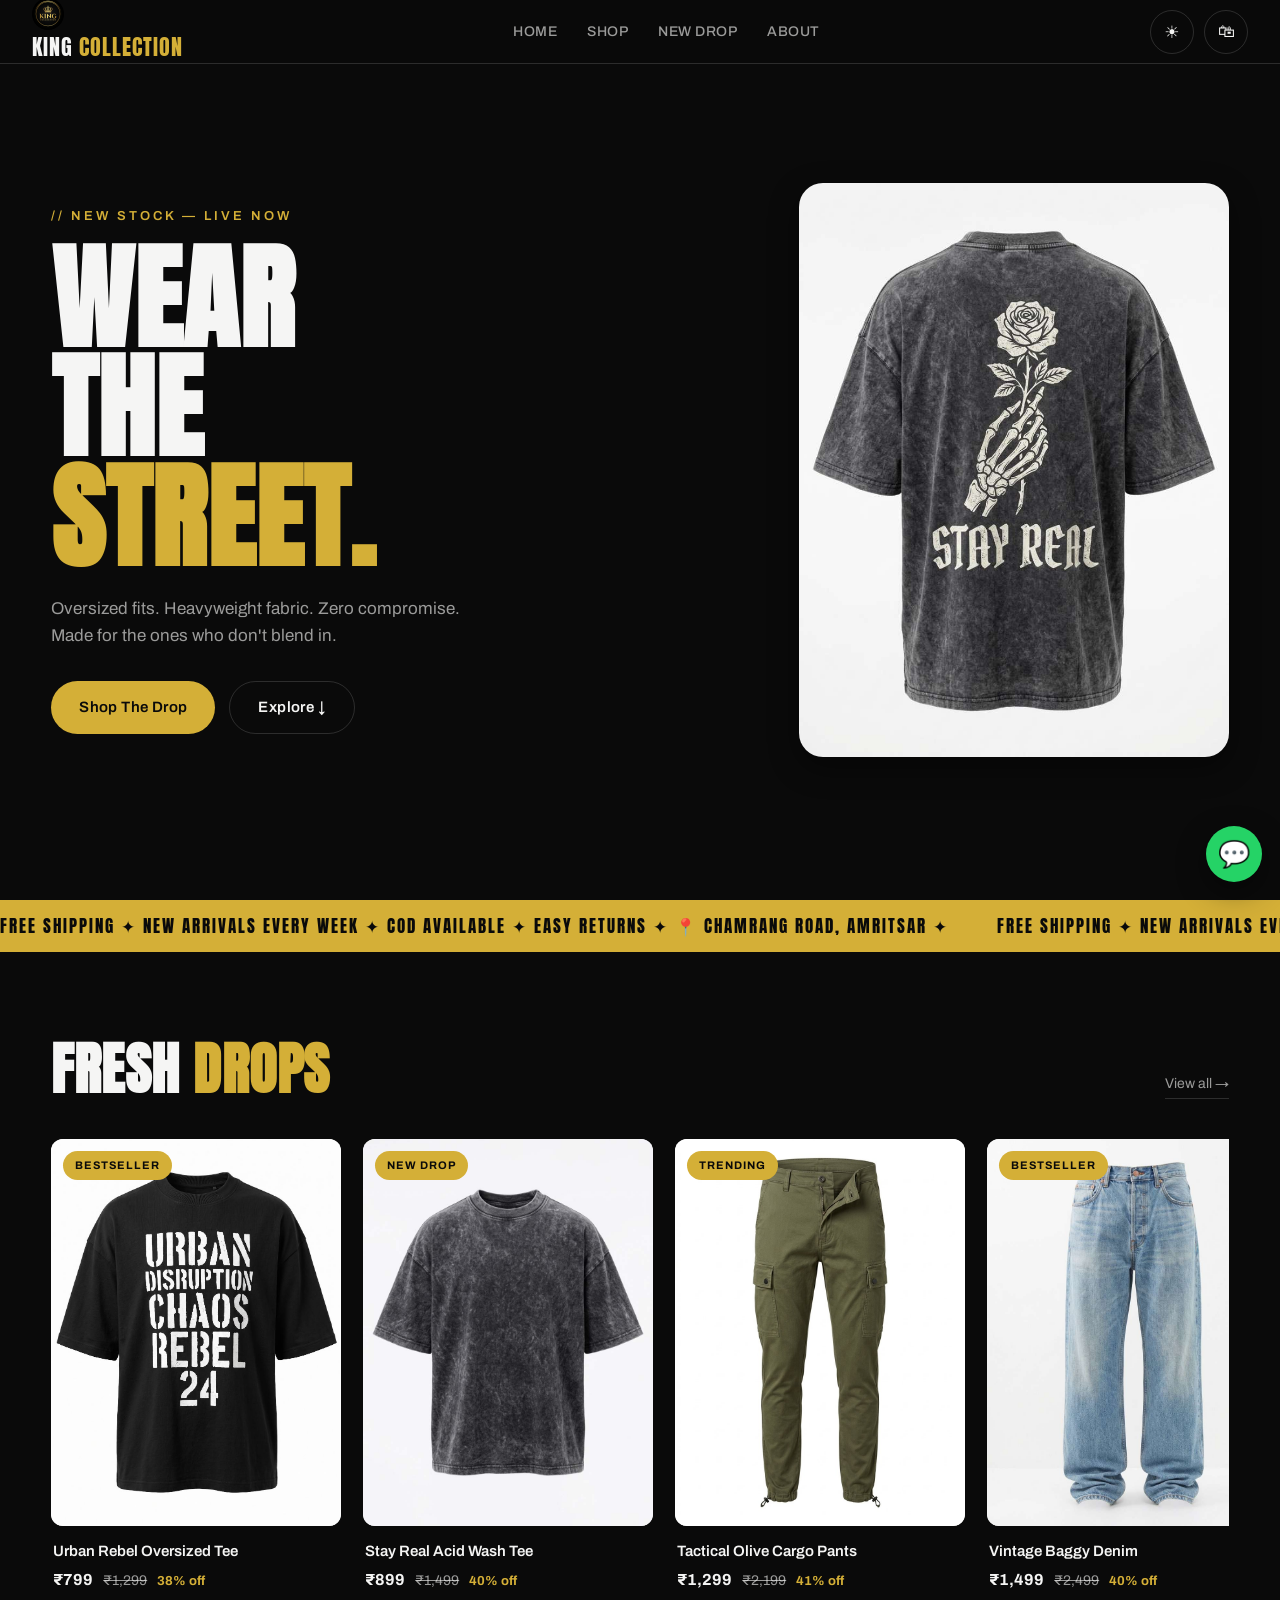
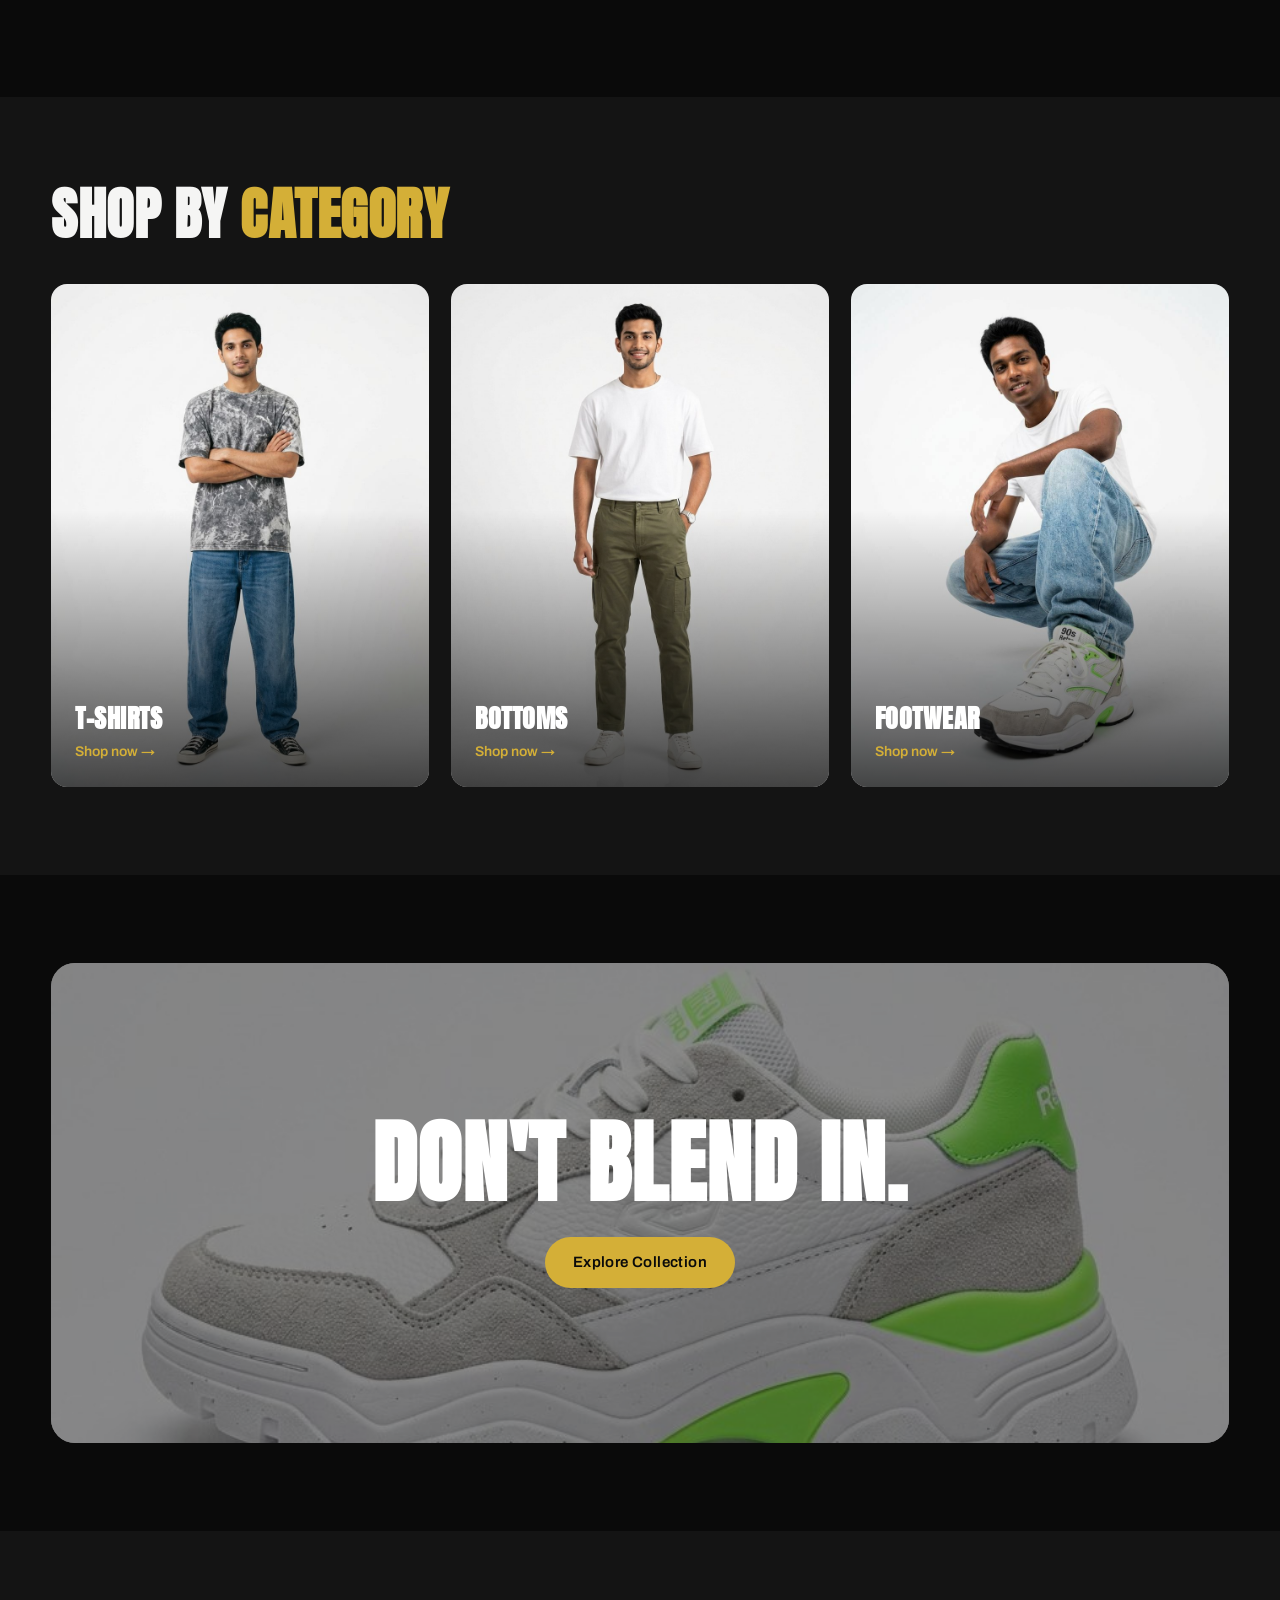
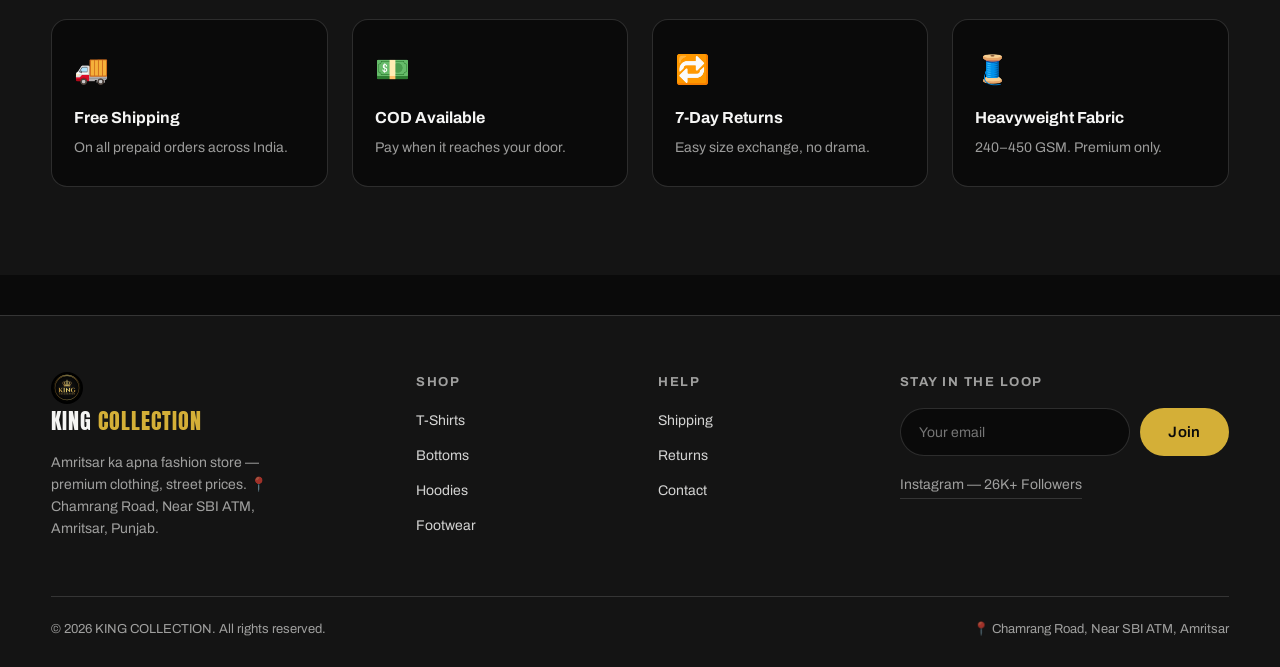
<file: index.html>
<!DOCTYPE html>
<html lang="en" data-theme="dark">
<head>
  <meta charset="UTF-8">
  <meta name="viewport" content="width=device-width, initial-scale=1.0">
  <title>KING COLLECTION — Amritsar Ka Apna Fashion Store</title>
  <link rel="icon" href="images/logo.png">
  <meta name="description" content="Premium oversized streetwear — heavyweight tees, cargos, hoodies & sneakers. Wear the street.">
  <meta property="og:type" content="website">
  <meta property="og:title" content="KING COLLECTION — Amritsar Ka Apna Fashion Store">
  <meta property="og:description" content="Premium oversized streetwear — heavyweight tees, cargos, hoodies & sneakers. Wear the street.">
  <meta property="og:image" content="images/hero.jpg">
  <meta name="twitter:card" content="summary_large_image">
  <script>
    // localStorage can throw (private mode / blocked storage). If the read
    // throws, the whole inline script dies and imgFail is never defined, so
    // every onerror="imgFail(this)" below would throw too — stay on the
    // default dark theme instead.
    try { document.documentElement.setAttribute('data-theme', localStorage.getItem('theme') || 'dark'); } catch (e) {}
    function imgFail(el){ el.style.display='none'; var w = el.closest('.ph-wrap'); if (w) w.classList.add('ph'); }
  </script>
  <link rel="preconnect" href="https://fonts.googleapis.com">
  <link rel="preconnect" href="https://fonts.gstatic.com" crossorigin>
  <link href="https://fonts.googleapis.com/css2?family=Anton&family=Archivo:wght@400;500;600;700&display=swap" rel="stylesheet">
  <link rel="stylesheet" href="css/style.css">
</head>
<body>

  <header class="nav">
    <button class="nav-burger" id="burger" aria-label="Open menu"><span></span><span></span><span></span></button>
    <a href="index.html" class="logo"><img src="images/logo.png" alt="" style="height:32px;width:32px;border-radius:50%;vertical-align:-9px;margin-right:8px" onerror="this.style.display='none'">KING <span>COLLECTION</span></a>
    <ul class="nav-links">
      <li><a href="index.html" aria-current="page">Home</a></li>
      <li><a href="shop.html">Shop</a></li>
      <li><a href="shop.html?tag=New%20Drop">New Drop</a></li>
      <li><a href="#about">About</a></li>
    </ul>
    <div class="nav-actions">
      <button class="icon-btn" data-theme-toggle aria-label="Toggle light/dark theme"><span class="t-icon">☀️</span></button>
      <button class="icon-btn cart-btn" id="cartBtn" aria-label="Open cart">🛍<span class="cart-count" id="cartCount">0</span></button>
    </div>
  </header>

  <div class="mobile-menu" id="mobileMenu">
    <a href="index.html" aria-current="page">Home</a>
    <a href="shop.html">Shop</a>
    <a href="shop.html?tag=New%20Drop">New Drop</a>
    <a href="#about" data-close-menu>About</a>
  </div>

  <!-- HERO -->
  <section class="hero">
    <div class="hero-inner">
      <div class="hero-text">
        <p class="hero-kicker">// New Stock — Live Now</p>
        <h1 class="hero-title"><span>Wear</span><span>The</span><span>Street.</span></h1>
        <p class="hero-sub">Oversized fits. Heavyweight fabric. Zero compromise. Made for the ones who don't blend in.</p>
        <div class="hero-cta">
          <a href="shop.html" class="btn btn-accent">Shop The Drop</a>
          <a href="#featured" class="btn btn-ghost">Explore ↓</a>
        </div>
      </div>
      <div class="hero-img ph-wrap" data-label="hero.jpg">
        <img src="images/hero.jpg" alt="Model wearing KING COLLECTION streetwear" onerror="imgFail(this)">
      </div>
    </div>
  </section>

  <!-- MARQUEE -->
  <div class="marquee" aria-hidden="true">
    <div class="marquee-track">
      <span>Free Shipping ✦ New Arrivals Every Week ✦ COD Available ✦ Easy Returns ✦ 📍 Chamrang Road, Amritsar ✦</span>
      <span>Free Shipping ✦ New Arrivals Every Week ✦ COD Available ✦ Easy Returns ✦ 📍 Chamrang Road, Amritsar ✦</span>
    </div>
  </div>

  <!-- FEATURED -->
  <section class="section" id="featured">
    <div class="container">
      <div class="section-head" data-reveal>
        <h2 class="section-title">Fresh <em>Drops</em></h2>
        <a href="shop.html" class="link-more">View all →</a>
      </div>
      <div class="h-scroll" id="featuredRow"></div>
    </div>
  </section>

  <!-- CATEGORIES -->
  <section class="section section-alt">
    <div class="container">
      <div class="section-head" data-reveal>
        <h2 class="section-title">Shop By <em>Category</em></h2>
      </div>
      <div class="cats">
        <!-- Label matches the destination: ?cat=tshirts shows tees only —
             the Cuban shirt lives under ?cat=shirts, so "Tees & Shirts" here
             promised a shelf this tile never opened. -->
        <a href="shop.html?cat=tshirts" class="cat ph-wrap" data-label="1-model-front.jpg" data-reveal>
          <img src="images/products/1-model-front.jpg" alt="T-Shirts" loading="lazy" onerror="imgFail(this)">
          <div class="cat-label"><h3>T-Shirts</h3><span>Shop now →</span></div>
        </a>
        <a href="shop.html?cat=bottoms" class="cat ph-wrap" data-label="3-model-front.jpg" data-reveal>
          <img src="images/products/3-model-front.jpg" alt="Bottoms" loading="lazy" onerror="imgFail(this)">
          <div class="cat-label"><h3>Bottoms</h3><span>Shop now →</span></div>
        </a>
        <a href="shop.html?cat=footwear" class="cat ph-wrap" data-label="7-model-front.jpg" data-reveal>
          <img src="images/products/7-model-front.jpg" alt="Footwear" loading="lazy" onerror="imgFail(this)">
          <div class="cat-label"><h3>Footwear</h3><span>Shop now →</span></div>
        </a>
      </div>
    </div>
  </section>

  <!-- BANNER -->
  <section class="section">
    <div class="container">
      <div class="banner ph-wrap" data-label="lookbook.jpg" data-reveal>
        <img src="images/lookbook.jpg" alt="KING COLLECTION lookbook" loading="lazy" onerror="imgFail(this)">
        <div class="banner-content">
          <h2>Don't Blend In.</h2>
          <a href="shop.html" class="btn btn-accent">Explore Collection</a>
        </div>
      </div>
    </div>
  </section>

  <!-- FEATURES -->
  <section class="section section-alt" id="about">
    <div class="container">
      <div class="features">
        <div class="feature" data-reveal><span class="f-icon" aria-hidden="true">🚚</span><h4>Free Shipping</h4><p>On all prepaid orders across India.</p></div>
        <div class="feature" data-reveal><span class="f-icon" aria-hidden="true">💵</span><h4>COD Available</h4><p>Pay when it reaches your door.</p></div>
        <div class="feature" data-reveal><span class="f-icon" aria-hidden="true">🔁</span><h4>7-Day Returns</h4><p>Easy size exchange, no drama.</p></div>
        <div class="feature" data-reveal><span class="f-icon" aria-hidden="true">🧵</span><h4>Heavyweight Fabric</h4><p>240–450 GSM. Premium only.</p></div>
      </div>
    </div>
  </section>

  <!-- FOOTER -->
  <footer class="footer">
    <div class="container">
      <div class="footer-grid">
        <div>
          <a href="index.html" class="logo"><img src="images/logo.png" alt="" style="height:32px;width:32px;border-radius:50%;vertical-align:-9px;margin-right:8px" onerror="this.style.display='none'">KING <span>COLLECTION</span></a>
          <p class="foot-desc">Amritsar ka apna fashion store — premium clothing, street prices. <span aria-hidden="true">📍</span> Chamrang Road, Near SBI ATM, Amritsar, Punjab.</p>
        </div>
        <div>
          <h5>Shop</h5>
          <ul>
            <li><a href="shop.html?cat=tshirts">T-Shirts</a></li>
            <li><a href="shop.html?cat=bottoms">Bottoms</a></li>
            <li><a href="shop.html?cat=hoodies">Hoodies</a></li>
            <li><a href="shop.html?cat=footwear">Footwear</a></li>
          </ul>
        </div>
        <div>
          <h5>Help</h5>
          <ul>
            <li><a href="#about">Shipping</a></li>
            <li><a href="#about">Returns</a></li>
            <li><a href="https://wa.me/919814137851" target="_blank" rel="noopener" data-wa-link>Contact</a></li>
          </ul>
        </div>
        <div>
          <h5>Stay in the loop</h5>
          <form class="news-form" id="newsForm">
            <input type="email" placeholder="Your email" required aria-label="Email">
            <button class="btn btn-accent" type="submit">Join</button>
          </form>
          <div class="socials"><a href="https://instagram.com/king_collection_asr" target="_blank" rel="noopener" aria-label="Instagram">Instagram — 26K+ Followers</a></div>
        </div>
      </div>
      <div class="foot-note">
        <span>© 2026 KING COLLECTION. All rights reserved.</span>
        <span><span aria-hidden="true">📍</span> Chamrang Road, Near SBI ATM, Amritsar</span>
      </div>
    </div>
  </footer>

  <script src="https://cdn.jsdelivr.net/npm/gsap@3.12.5/dist/gsap.min.js"></script>
  <script src="js/products.js"></script>
  <script src="js/main.js"></script>
</body>
</html>
</file>
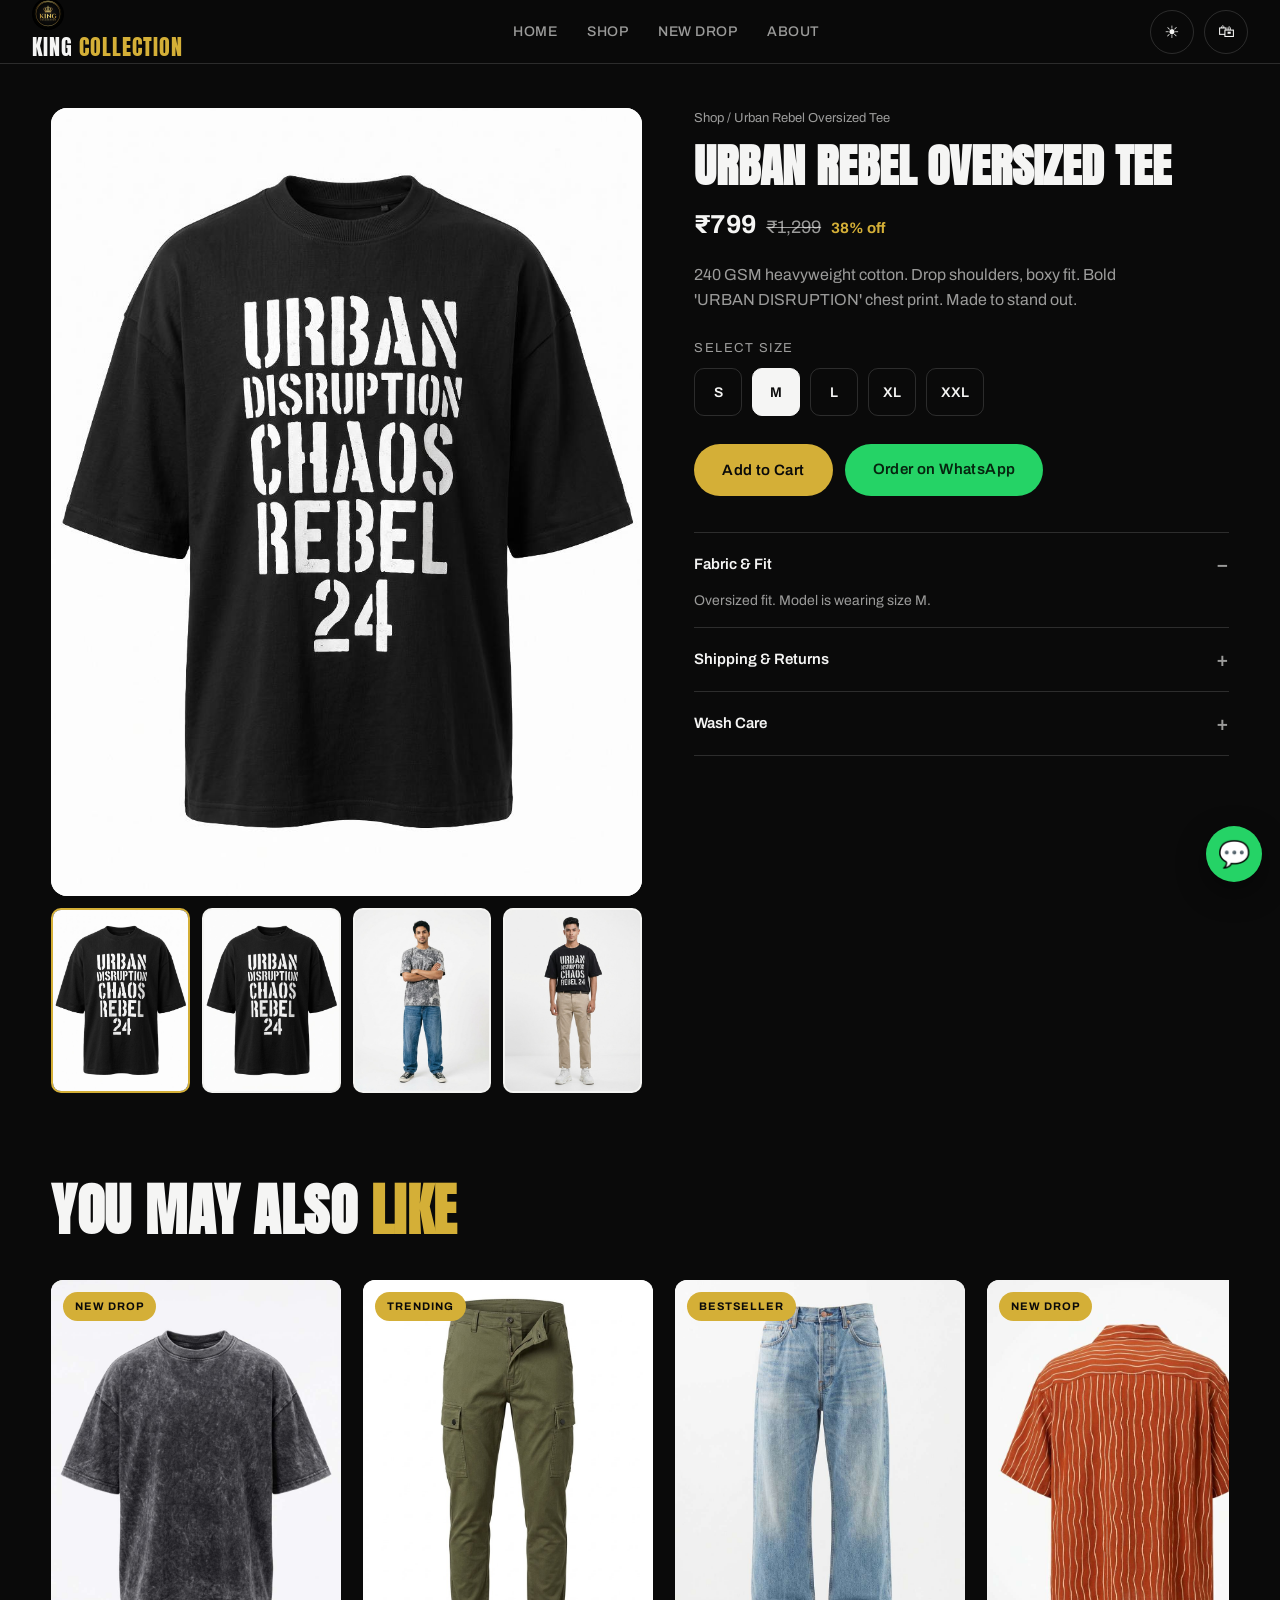
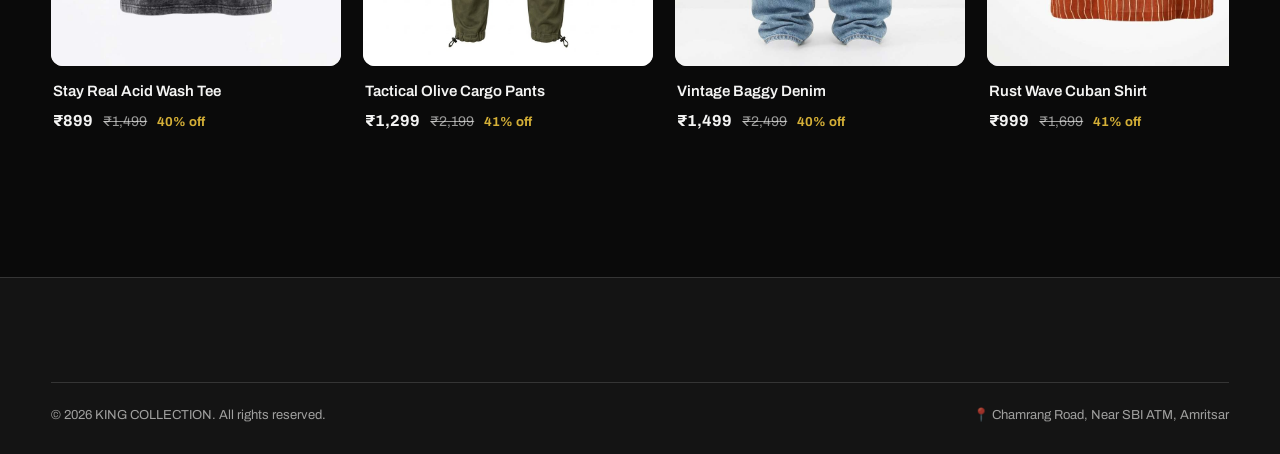
<file: product.html>
<!DOCTYPE html>
<html lang="en" data-theme="dark">
<head>
  <meta charset="UTF-8">
  <meta name="viewport" content="width=device-width, initial-scale=1.0">
  <title>Product — KING COLLECTION</title>
  <meta name="description" content="Product details, sizes and WhatsApp ordering from KING COLLECTION streetwear.">
  <meta property="og:type" content="website">
  <meta property="og:title" content="Product — KING COLLECTION">
  <meta property="og:description" content="Product details, sizes and WhatsApp ordering from KING COLLECTION streetwear.">
  <meta property="og:image" content="images/hero.jpg">
  <meta name="twitter:card" content="summary_large_image">
  <link rel="icon" href="images/logo.png">
  <script>
    // localStorage can throw (private mode / blocked storage). If the read
    // throws, the whole inline script dies and imgFail is never defined, so
    // every onerror="imgFail(this)" below would throw too — stay on the
    // default dark theme instead.
    try { document.documentElement.setAttribute('data-theme', localStorage.getItem('theme') || 'dark'); } catch (e) {}
    function imgFail(el){ el.style.display='none'; var w = el.closest('.ph-wrap'); if (w) w.classList.add('ph'); }
  </script>
  <link rel="preconnect" href="https://fonts.googleapis.com">
  <link rel="preconnect" href="https://fonts.gstatic.com" crossorigin>
  <link href="https://fonts.googleapis.com/css2?family=Anton&family=Archivo:wght@400;500;600;700&display=swap" rel="stylesheet">
  <link rel="stylesheet" href="css/style.css">
</head>
<body>

  <header class="nav">
    <button class="nav-burger" id="burger" aria-label="Open menu"><span></span><span></span><span></span></button>
    <a href="index.html" class="logo"><img src="images/logo.png" alt="" style="height:32px;width:32px;border-radius:50%;vertical-align:-9px;margin-right:8px" onerror="this.style.display='none'">KING <span>COLLECTION</span></a>
    <ul class="nav-links">
      <li><a href="index.html">Home</a></li>
      <li><a href="shop.html" aria-current="page">Shop</a></li>
      <li><a href="shop.html?tag=New%20Drop">New Drop</a></li>
      <li><a href="index.html#about">About</a></li>
    </ul>
    <div class="nav-actions">
      <button class="icon-btn" data-theme-toggle aria-label="Toggle light/dark theme"><span class="t-icon">☀️</span></button>
      <button class="icon-btn cart-btn" id="cartBtn" aria-label="Open cart">🛍<span class="cart-count" id="cartCount">0</span></button>
    </div>
  </header>

  <div class="mobile-menu" id="mobileMenu">
    <a href="index.html">Home</a>
    <a href="shop.html" aria-current="page">Shop</a>
    <a href="shop.html?tag=New%20Drop">New Drop</a>
    <a href="index.html#about">About</a>
  </div>

  <main class="container" id="productPage">
    <div class="product-layout">
      <div class="gallery">
        <div class="gallery-main ph-wrap" id="galleryMain" data-label="Product image">
          <img id="mainImg" alt="Product image">
        </div>
        <div class="thumbs" id="thumbs"></div>
      </div>
      <div class="p-info">
        <p class="crumb"><a href="shop.html">Shop</a> / <span id="crumbName"></span></p>
        <h1 id="pName"></h1>
        <div class="price-row big">
          <span class="price" id="pPrice"></span>
          <s class="mrp" id="pMrp"></s>
          <span class="off" id="pOff"></span>
        </div>
        <p class="p-desc" id="pDesc"></p>
        <p class="label">Select Size</p>
        <div class="sizes" id="sizes"></div>
        <div class="p-actions">
          <button class="btn btn-accent" id="addBtn">Add to Cart</button>
          <a class="btn btn-wa" id="waBtn" href="#" target="_blank" rel="noopener">Order on WhatsApp</a>
        </div>
        <div class="accordions">
          <details class="acc" open>
            <summary>Fabric & Fit</summary>
            <p id="pFit">Oversized fit. Model is wearing size M.</p>
          </details>
          <details class="acc">
            <summary>Shipping & Returns</summary>
            <p>Free shipping on prepaid orders. COD available. 7-day easy size exchange.</p>
          </details>
          <details class="acc">
            <summary>Wash Care</summary>
            <p>Machine wash cold, inside out. Do not bleach. Do not iron on print.</p>
          </details>
        </div>
      </div>
    </div>

    <section class="section">
      <div class="section-head">
        <h2 class="section-title">You May Also <em>Like</em></h2>
      </div>
      <div class="h-scroll" id="relatedRow"></div>
    </section>
  </main>

  <!-- Mobile sticky buy bar -->
  <div class="sticky-bar" id="stickyBar">
    <div class="sticky-price"><span class="price" id="sPrice"></span><s class="mrp" id="sMrp"></s></div>
    <button class="btn btn-accent" id="stickyAdd">Add to Cart</button>
  </div>

  <footer class="footer">
    <div class="container">
      <div class="foot-note">
        <span>© 2026 KING COLLECTION. All rights reserved.</span>
        <span>📍 Chamrang Road, Near SBI ATM, Amritsar</span>
      </div>
    </div>
  </footer>

  <script src="https://cdn.jsdelivr.net/npm/gsap@3.12.5/dist/gsap.min.js"></script>
  <script src="js/products.js"></script>
  <script src="js/main.js"></script>
</body>
</html>
</file>
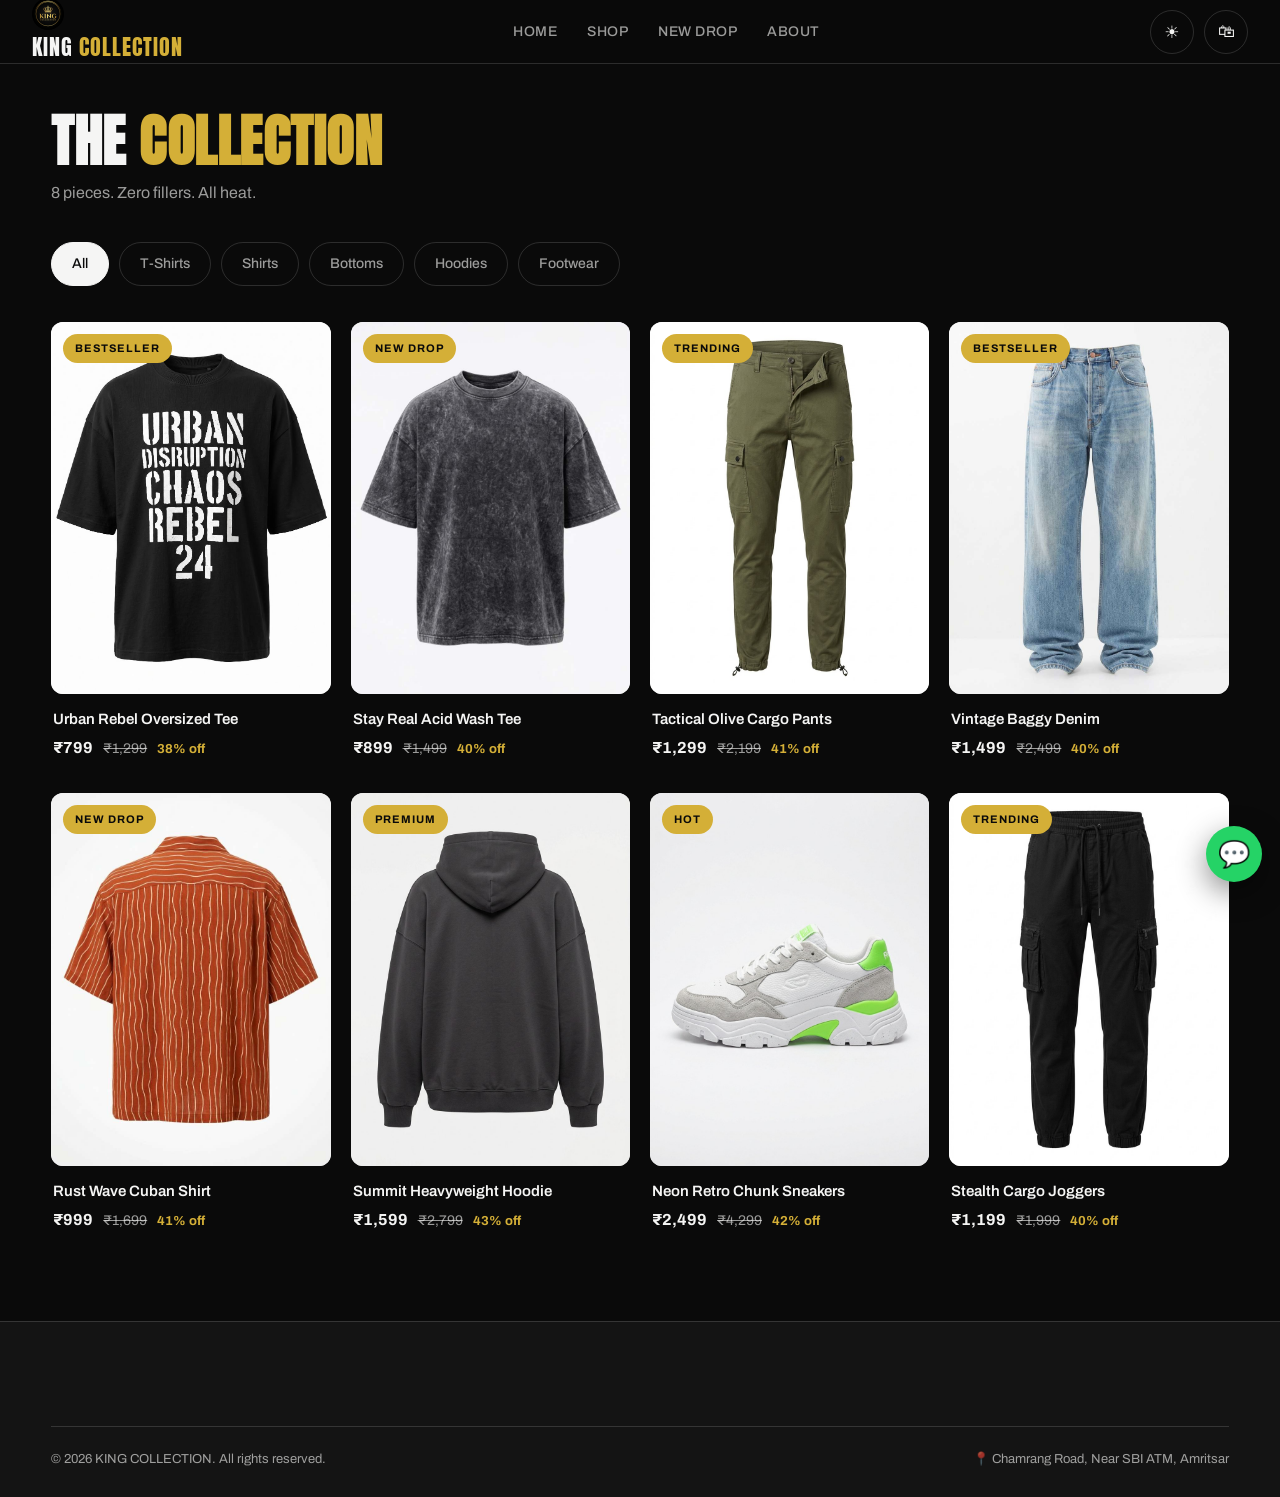
<file: shop.html>
<!DOCTYPE html>
<html lang="en" data-theme="dark">
<head>
  <meta charset="UTF-8">
  <meta name="viewport" content="width=device-width, initial-scale=1.0">
  <title>Shop — KING COLLECTION</title>
  <link rel="icon" href="images/logo.png">
  <meta name="description" content="Shop premium oversized streetwear — tees, cargos, hoodies & sneakers.">
  <meta property="og:type" content="website">
  <meta property="og:title" content="Shop — KING COLLECTION">
  <meta property="og:description" content="Shop premium oversized streetwear — tees, cargos, hoodies & sneakers.">
  <meta property="og:image" content="images/hero.jpg">
  <meta name="twitter:card" content="summary_large_image">
  <script>
    // localStorage can throw (private mode / blocked storage). If the read
    // throws, the whole inline script dies and imgFail is never defined, so
    // every onerror="imgFail(this)" below would throw too — stay on the
    // default dark theme instead.
    try { document.documentElement.setAttribute('data-theme', localStorage.getItem('theme') || 'dark'); } catch (e) {}
    function imgFail(el){ el.style.display='none'; var w = el.closest('.ph-wrap'); if (w) w.classList.add('ph'); }
  </script>
  <link rel="preconnect" href="https://fonts.googleapis.com">
  <link rel="preconnect" href="https://fonts.gstatic.com" crossorigin>
  <link href="https://fonts.googleapis.com/css2?family=Anton&family=Archivo:wght@400;500;600;700&display=swap" rel="stylesheet">
  <link rel="stylesheet" href="css/style.css">
</head>
<body>

  <header class="nav">
    <button class="nav-burger" id="burger" aria-label="Open menu"><span></span><span></span><span></span></button>
    <a href="index.html" class="logo"><img src="images/logo.png" alt="" style="height:32px;width:32px;border-radius:50%;vertical-align:-9px;margin-right:8px" onerror="this.style.display='none'">KING <span>COLLECTION</span></a>
    <ul class="nav-links">
      <li><a href="index.html">Home</a></li>
      <li><a href="shop.html" aria-current="page">Shop</a></li>
      <li><a href="shop.html?tag=New%20Drop">New Drop</a></li>
      <li><a href="index.html#about">About</a></li>
    </ul>
    <div class="nav-actions">
      <button class="icon-btn" data-theme-toggle aria-label="Toggle light/dark theme"><span class="t-icon">☀️</span></button>
      <button class="icon-btn cart-btn" id="cartBtn" aria-label="Open cart">🛍<span class="cart-count" id="cartCount">0</span></button>
    </div>
  </header>

  <div class="mobile-menu" id="mobileMenu">
    <a href="index.html">Home</a>
    <a href="shop.html" aria-current="page">Shop</a>
    <a href="shop.html?tag=New%20Drop">New Drop</a>
    <a href="index.html#about">About</a>
  </div>

  <main class="container">
    <div class="page-head">
      <h1 class="section-title">The <em>Collection</em></h1>
      <p class="page-sub" aria-live="polite">Browse the full collection.</p>
    </div>

    <div class="filters" id="filters" role="group" aria-label="Filter products by category">
      <button class="filter-btn active" data-filter="all">All</button>
      <button class="filter-btn" data-filter="tshirts">T-Shirts</button>
      <button class="filter-btn" data-filter="shirts">Shirts</button>
      <button class="filter-btn" data-filter="bottoms">Bottoms</button>
      <button class="filter-btn" data-filter="hoodies">Hoodies</button>
      <button class="filter-btn" data-filter="footwear">Footwear</button>
    </div>

    <div class="grid" id="shopGrid"></div>
  </main>

  <footer class="footer">
    <div class="container">
      <div class="foot-note">
        <span>© 2026 KING COLLECTION. All rights reserved.</span>
        <span>📍 Chamrang Road, Near SBI ATM, Amritsar</span>
      </div>
    </div>
  </footer>

  <script src="https://cdn.jsdelivr.net/npm/gsap@3.12.5/dist/gsap.min.js"></script>
  <script src="js/products.js"></script>
  <script src="js/main.js"></script>
</body>
</html>
</file>
<file: css/style.css>
/* ============================================
   KING COLLECTION — style.css
   Dark streetwear theme + Light mode toggle
   ============================================ */

:root {
  --nav-h: 64px;
  --radius: 12px;
  --font-display: 'Anton', 'Impact', 'Arial Black', sans-serif;
  --font-body: 'Archivo', 'Segoe UI', system-ui, sans-serif;
}

html[data-theme="dark"] {
  --bg: #0a0a0a;
  --surface: #141414;
  --surface2: #1e1e1e;
  --text: #f5f5f4;
  --muted: rgba(245, 245, 244, 0.62);
  --border: rgba(255, 255, 255, 0.14);
  --accent: #d4af37;
  --accent-ink: #d4af37;
  --accent-text: #0a0a0a;
  --card-img-bg: #f4f4f2;
  --shadow: 0 10px 30px rgba(0, 0, 0, 0.45);
}

html[data-theme="light"] {
  --bg: #f6f6f4;
  --surface: #ffffff;
  --surface2: #ebebe8;
  --text: #131312;
  --muted: rgba(19, 19, 18, 0.6);
  --border: rgba(19, 19, 18, 0.14);
  --accent: #d4af37;
  --accent-ink: #5a7a00;
  --accent-text: #0a0a0a;
  --card-img-bg: #ffffff;
  --shadow: 0 10px 30px rgba(0, 0, 0, 0.08);
}

* { margin: 0; padding: 0; box-sizing: border-box; }

html { scroll-behavior: smooth; }

body {
  background: var(--bg);
  color: var(--text);
  font-family: var(--font-body);
  font-size: 16px;
  line-height: 1.55;
  transition: background 0.3s ease, color 0.3s ease;
  -webkit-font-smoothing: antialiased;
}

img { max-width: 100%; display: block; }
a { color: inherit; text-decoration: none; }
ul { list-style: none; }
button { font-family: inherit; cursor: pointer; border: none; background: none; color: inherit; font-size: inherit; }

/* Keyboard users need a visible focus ring: icon buttons, thumbs, size
   buttons and cards have no obvious focus state of their own. */
:focus-visible { outline: 2px solid var(--accent); outline-offset: 2px; }

.container { width: min(1200px, 92%); margin: 0 auto; }

/* ---------- NAV ---------- */
.nav {
  position: fixed; top: 0; left: 0; right: 0; z-index: 100;
  height: var(--nav-h);
  display: flex; align-items: center; justify-content: space-between;
  padding: 0 clamp(16px, 4vw, 32px);
  background: color-mix(in srgb, var(--bg) 82%, transparent);
  backdrop-filter: blur(14px);
  -webkit-backdrop-filter: blur(14px);
  border-bottom: 1px solid var(--border);
}

.logo {
  font-family: var(--font-display);
  font-size: 22px; letter-spacing: 1px; text-transform: uppercase;
}
.logo span { color: var(--accent-ink); }

.nav-links { display: flex; gap: 30px; }
.nav-links a {
  font-size: 14px; font-weight: 500; letter-spacing: 0.5px; text-transform: uppercase;
  color: var(--muted); transition: color 0.2s;
  padding: 12px 0;
}
.nav-links a:hover { color: var(--text); }

.nav-actions { display: flex; gap: 10px; align-items: center; }

.icon-btn {
  width: 44px; height: 44px; display: grid; place-items: center;
  border: 1px solid var(--border); border-radius: 50%;
  font-size: 17px; transition: border-color 0.2s, transform 0.2s;
  position: relative;
}
.icon-btn:hover { border-color: var(--text); transform: translateY(-1px); }

.cart-count {
  position: absolute; top: -4px; right: -4px;
  background: var(--accent); color: var(--accent-text);
  font-size: 11px; font-weight: 700;
  min-width: 18px; height: 18px; border-radius: 999px;
  display: grid; place-items: center; padding: 0 4px;
}

/* Burger */
.nav-burger { display: none; flex-direction: column; gap: 5px; width: 44px; height: 44px; align-items: center; justify-content: center; }
.nav-burger span { display: block; width: 22px; height: 2px; background: var(--text); transition: transform 0.3s, opacity 0.3s; }
.nav-burger.open span:nth-child(1) { transform: translateY(7px) rotate(45deg); }
.nav-burger.open span:nth-child(2) { opacity: 0; }
.nav-burger.open span:nth-child(3) { transform: translateY(-7px) rotate(-45deg); }

/* Mobile menu */
.mobile-menu {
  position: fixed; inset: 0; z-index: 95;
  background: var(--bg);
  display: flex; flex-direction: column; justify-content: center; gap: 8px;
  padding: 0 8%;
  transform: translateY(-102%);
  transition: transform 0.45s cubic-bezier(0.77, 0, 0.18, 1);
}
.mobile-menu.open { transform: none; }
.mobile-menu a {
  font-family: var(--font-display);
  font-size: clamp(40px, 10vw, 64px);
  text-transform: uppercase; line-height: 1.15;
  color: var(--text); transition: color 0.2s;
}
.mobile-menu a:hover { color: var(--accent-ink); }

/* ---------- HERO ---------- */
.hero {
  min-height: 100svh;
  display: flex; align-items: center;
  padding: calc(var(--nav-h) + 40px) 0 64px;
  overflow: hidden;
}
.hero-inner {
  width: min(1200px, 92%); margin: 0 auto;
  display: grid; grid-template-columns: 1.1fr 0.9fr;
  gap: 48px; align-items: center;
}
.hero-kicker {
  color: var(--accent-ink); font-weight: 600; font-size: 13px;
  letter-spacing: 3px; text-transform: uppercase; margin-bottom: 18px;
}
.hero-title {
  font-family: var(--font-display);
  font-size: clamp(56px, 9vw, 118px);
  line-height: 0.95; text-transform: uppercase; letter-spacing: 1px;
}
.hero-title span { display: block; }
.hero-title span:nth-child(3) { color: var(--accent-ink); }
.hero-sub { color: var(--muted); max-width: 430px; margin: 24px 0 32px; font-size: 17px; }
.hero-cta { display: flex; gap: 14px; flex-wrap: wrap; }

.hero-img {
  border-radius: 24px; overflow: hidden;
  aspect-ratio: 3 / 4; width: 100%; max-width: 430px; justify-self: end;
  background: var(--surface);
  box-shadow: var(--shadow);
}
.hero-img img { width: 100%; height: 100%; object-fit: cover; }

/* ---------- BUTTONS ---------- */
.btn {
  display: inline-flex; align-items: center; justify-content: center;
  padding: 14px 28px; min-height: 48px;
  border-radius: 999px;
  font-weight: 600; font-size: 15px; letter-spacing: 0.4px;
  transition: transform 0.22s, box-shadow 0.22s, background 0.22s;
  white-space: nowrap;
}
.btn-accent { background: var(--accent); color: var(--accent-text); }
.btn-accent:hover { transform: translateY(-2px); box-shadow: 0 8px 24px rgba(212, 175, 55, 0.32); }
.btn-ghost { border: 1px solid var(--border); color: var(--text); }
.btn-ghost:hover { border-color: var(--text); transform: translateY(-2px); }
.btn-wa { background: #25d366; color: #06250f; }
.btn-wa:hover { transform: translateY(-2px); box-shadow: 0 8px 24px rgba(37, 211, 102, 0.32); }

/* ---------- PLACEHOLDER (missing images) ---------- */
.ph-wrap { position: relative; }
.ph { background: linear-gradient(135deg, var(--surface2), var(--surface)) !important; }
.ph::after {
  content: "📷 " attr(data-label);
  position: absolute; inset: 0; z-index: 0;
  display: grid; place-items: center;
  color: var(--muted); font-size: 13px; letter-spacing: 0.5px;
  text-align: center; padding: 16px;
}

/* ---------- SCROLL REVEAL ---------- */
/* [data-reveal] elements start hidden only once JS adds .reveal — a page
   without JS never gets the class, so content is never hidden by CSS alone.
   Reduced-motion users skip the class entirely (see main.js). */
.reveal { opacity: 0; transform: translateY(24px); transition: opacity 0.6s ease, transform 0.6s ease; }
.reveal.visible { opacity: 1; transform: none; }

/* ---------- MARQUEE ---------- */
.marquee {
  background: var(--accent); color: var(--accent-text);
  overflow: hidden; padding: 13px 0;
}
.marquee-track {
  display: flex; gap: 48px; width: max-content;
  white-space: nowrap;
  animation: marquee 22s linear infinite;
  font-family: var(--font-display); font-size: 17px;
  letter-spacing: 2px; text-transform: uppercase;
}
@keyframes marquee { to { transform: translateX(-50%); } }

/* ---------- SECTIONS ---------- */
.section { padding: 88px 0; }
.section-alt { background: var(--surface); }

.section-head {
  display: flex; justify-content: space-between; align-items: flex-end;
  gap: 16px; flex-wrap: wrap; margin-bottom: 40px;
}
.section-title {
  font-family: var(--font-display);
  font-size: clamp(34px, 5vw, 56px);
  text-transform: uppercase; line-height: 1.05; letter-spacing: 0.5px;
}
.section-title em { color: var(--accent-ink); font-style: normal; }
.link-more { color: var(--muted); font-size: 14px; border-bottom: 1px solid var(--border); padding-bottom: 3px; transition: color 0.2s; }
.link-more:hover { color: var(--text); }

/* ---------- HORIZONTAL SCROLL ROW ---------- */
.h-scroll {
  display: grid; grid-auto-flow: column;
  grid-auto-columns: min(290px, 74vw);
  gap: 22px;
  overflow-x: auto; padding-bottom: 16px;
  scroll-snap-type: x mandatory;
}
.h-scroll > * { scroll-snap-align: start; }
.h-scroll::-webkit-scrollbar { height: 6px; }
.h-scroll::-webkit-scrollbar-thumb { background: var(--border); border-radius: 999px; }

/* ---------- PRODUCT CARD ---------- */
.card { display: block; transition: transform 0.3s ease; }
.card:hover { transform: scale(1.04); position: relative; z-index: 3; }
.card-img {
  position: relative; aspect-ratio: 3 / 4;
  border-radius: var(--radius); overflow: hidden;
  background: var(--card-img-bg);
}
.card-img img {
  position: relative; z-index: 1;
  width: 100%; height: 100%; object-fit: cover;
  transition: opacity 0.35s ease, transform 0.5s ease;
}

.tag {
  position: absolute; top: 12px; left: 12px; z-index: 3;
  background: var(--accent); color: var(--accent-text);
  font-size: 11px; font-weight: 700; letter-spacing: 1px; text-transform: uppercase;
  padding: 6px 12px; border-radius: 999px;
}

.card-info { padding: 14px 2px 0; }
.card-info h4 { font-size: 15px; font-weight: 600; }
.price-row { display: flex; gap: 10px; align-items: baseline; margin-top: 5px; flex-wrap: wrap; }
.price { font-weight: 700; font-size: 16px; }
.mrp { color: var(--muted); font-size: 14px; }
.off { color: var(--accent-ink); font-size: 13px; font-weight: 700; }
.price-row.big .price { font-size: 26px; }
.price-row.big .mrp { font-size: 18px; }
.price-row.big .off { font-size: 15px; }

/* ---------- CATEGORIES ---------- */
.cats { display: grid; grid-template-columns: repeat(3, 1fr); gap: 22px; }
.cat {
  position: relative; aspect-ratio: 3 / 4;
  border-radius: 16px; overflow: hidden;
  display: flex; align-items: flex-end; padding: 24px;
  background: var(--surface2);
}
.cat img { position: absolute; inset: 0; z-index: 1; width: 100%; height: 100%; object-fit: cover; transition: transform 0.5s ease; }
.cat:hover img { transform: scale(1.05); }
.cat::before {
  content: ""; position: absolute; inset: 0; z-index: 2;
  background: linear-gradient(to top, rgba(0, 0, 0, 0.72), transparent 55%);
}
.cat-label { position: relative; z-index: 3; color: #fff; }
.cat-label h3 { font-family: var(--font-display); font-size: 26px; text-transform: uppercase; letter-spacing: 0.5px; }
.cat-label span { color: #d4af37; font-size: 14px; font-weight: 600; }

/* ---------- BANNER ---------- */
.banner {
  position: relative; min-height: 480px;
  border-radius: 24px; overflow: hidden;
  display: grid; place-items: center; text-align: center;
  background: var(--surface2);
}
.banner img { position: absolute; inset: 0; z-index: 1; width: 100%; height: 100%; object-fit: cover; }
.banner::before { content: ""; position: absolute; inset: 0; z-index: 2; background: rgba(0, 0, 0, 0.45); }
.banner-content { position: relative; z-index: 3; padding: 48px 24px; }
.banner-content h2 {
  font-family: var(--font-display); color: #fff;
  font-size: clamp(44px, 7vw, 90px); text-transform: uppercase;
  line-height: 1; margin-bottom: 28px; letter-spacing: 1px;
}

/* ---------- FEATURES ---------- */
.features { display: grid; grid-template-columns: repeat(4, 1fr); gap: 24px; }
.feature {
  background: var(--bg); border: 1px solid var(--border);
  border-radius: 16px; padding: 28px 22px;
}
.f-icon { font-size: 28px; display: block; margin-bottom: 14px; }
.feature h4 { font-size: 16px; margin-bottom: 6px; }
.feature p { color: var(--muted); font-size: 14px; }

/* ---------- FOOTER ---------- */
.footer { border-top: 1px solid var(--border); background: var(--surface); padding: 56px 0 28px; margin-top: 40px; }
.footer-grid { display: grid; grid-template-columns: 1.6fr 1fr 1fr 1.6fr; gap: 36px; }
.foot-desc { color: var(--muted); font-size: 14px; margin-top: 14px; max-width: 260px; }
.footer h5 { font-size: 13px; text-transform: uppercase; letter-spacing: 1.5px; margin-bottom: 16px; color: var(--muted); }
.footer ul li { margin-bottom: 10px; }
.footer ul a { font-size: 14px; color: var(--text); opacity: 0.85; }
.footer ul a:hover { color: var(--accent-ink); }
.news-form { display: flex; gap: 10px; }
.news-form input {
  flex: 1; min-width: 0; padding: 12px 18px;
  background: var(--bg); color: var(--text);
  border: 1px solid var(--border); border-radius: 999px;
  font-family: inherit; font-size: 14px;
}
.news-form input:focus { outline: 2px solid var(--accent); outline-offset: 1px; }
.socials { display: flex; gap: 18px; margin-top: 18px; }
.socials a { font-size: 14px; color: var(--muted); border-bottom: 1px solid var(--border); padding-bottom: 2px; }
.socials a:hover { color: var(--text); }
.foot-note {
  margin-top: 48px; padding-top: 22px; border-top: 1px solid var(--border);
  color: var(--muted); font-size: 13px;
  display: flex; justify-content: space-between; flex-wrap: wrap; gap: 8px;
}

/* ---------- SHOP PAGE ---------- */
.page-head { padding: calc(var(--nav-h) + 48px) 0 8px; }
.page-sub { color: var(--muted); margin-top: 10px; }
.filters { display: flex; gap: 10px; flex-wrap: wrap; margin: 28px 0 36px; }
.filter-btn {
  padding: 11px 20px; min-height: 44px;
  border: 1px solid var(--border); border-radius: 999px;
  color: var(--muted); font-size: 14px; font-weight: 500;
  transition: all 0.2s;
}
.filter-btn:hover { color: var(--text); border-color: var(--text); }
.filter-btn.active { background: var(--text); color: var(--bg); border-color: var(--text); }

.grid { display: grid; grid-template-columns: repeat(4, 1fr); gap: 32px 20px; padding-bottom: 48px; }

/* ---------- PRODUCT PAGE ---------- */
.product-layout {
  display: grid; grid-template-columns: 1.05fr 0.95fr;
  gap: 52px; padding-top: calc(var(--nav-h) + 44px);
}
.gallery-main { aspect-ratio: 3 / 4; border-radius: 16px; overflow: hidden; background: var(--card-img-bg); }
.gallery-main img { width: 100%; height: 100%; object-fit: cover; }
.thumbs { display: grid; grid-template-columns: repeat(4, 1fr); gap: 12px; margin-top: 12px; }
.thumb {
  aspect-ratio: 3 / 4; border-radius: 10px; overflow: hidden;
  border: 2px solid transparent; background: var(--card-img-bg);
  padding: 0; transition: border-color 0.2s;
}
.thumb img { width: 100%; height: 100%; object-fit: cover; }
.thumb.active { border-color: var(--accent); }

.crumb { color: var(--muted); font-size: 13px; margin-bottom: 14px; }
.crumb a:hover { color: var(--text); }
.p-info h1 {
  font-family: var(--font-display);
  font-size: clamp(30px, 4vw, 46px);
  text-transform: uppercase; line-height: 1.05; margin-bottom: 14px;
}
.p-desc { color: var(--muted); margin: 18px 0 26px; max-width: 480px; }
.label { font-size: 13px; text-transform: uppercase; letter-spacing: 1.5px; color: var(--muted); margin-bottom: 10px; }
.sizes { display: flex; gap: 10px; flex-wrap: wrap; margin-bottom: 28px; }
.size-btn {
  min-width: 48px; height: 48px; padding: 0 14px;
  border: 1px solid var(--border); border-radius: 10px;
  font-weight: 600; font-size: 14px; transition: all 0.2s;
}
.size-btn:hover { border-color: var(--text); }
.size-btn.active { background: var(--text); color: var(--bg); border-color: var(--text); }
.p-actions { display: flex; gap: 12px; flex-wrap: wrap; margin-bottom: 36px; }

.accordions { border-bottom: 1px solid var(--border); }
.acc { border-top: 1px solid var(--border); padding: 16px 0; }
.acc summary { cursor: pointer; font-weight: 600; font-size: 15px; list-style: none; display: flex; justify-content: space-between; align-items: center; min-height: 28px; }
.acc summary::after { content: "+"; font-size: 20px; color: var(--muted); }
.acc[open] summary::after { content: "−"; }
.acc p { color: var(--muted); font-size: 14px; margin-top: 10px; }

/* Sticky mobile buy bar */
.sticky-bar {
  position: fixed; left: 0; right: 0; bottom: 0; z-index: 80;
  background: var(--surface); border-top: 1px solid var(--border);
  padding: 12px 16px;
  display: none; align-items: center; justify-content: space-between; gap: 14px;
}
.sticky-price { display: flex; gap: 8px; align-items: baseline; }

/* ---------- CART DRAWER ---------- */
.cart-overlay {
  position: fixed; inset: 0; z-index: 110;
  background: rgba(0, 0, 0, 0.55);
  opacity: 0; pointer-events: none; transition: opacity 0.3s;
}
.cart-overlay.open { opacity: 1; pointer-events: auto; }
.cart-drawer {
  position: fixed; top: 0; right: 0; bottom: 0; z-index: 120;
  width: min(400px, 94vw);
  background: var(--surface);
  border-left: 1px solid var(--border);
  transform: translateX(102%);
  transition: transform 0.4s cubic-bezier(0.77, 0, 0.18, 1);
  display: flex; flex-direction: column;
}
.cart-drawer.open { transform: none; }
.cart-head {
  display: flex; justify-content: space-between; align-items: center;
  padding: 18px 20px; border-bottom: 1px solid var(--border);
}
.cart-head h3 { font-family: var(--font-display); text-transform: uppercase; font-size: 20px; letter-spacing: 1px; }
.cart-items { flex: 1; overflow-y: auto; padding: 20px; display: flex; flex-direction: column; gap: 18px; }
.cart-empty { color: var(--muted); text-align: center; margin-top: 60px; }
.cart-item { display: grid; grid-template-columns: 70px 1fr auto; gap: 14px; align-items: center; }
.cart-item .ci-img { width: 70px; height: 92px; border-radius: 8px; overflow: hidden; background: var(--card-img-bg); }
.cart-item .ci-img img { width: 100%; height: 100%; object-fit: cover; }
.cart-item h4 { font-size: 14px; font-weight: 600; }
.cart-item .ci-meta { color: var(--muted); font-size: 13px; }
.qty-row { display: flex; align-items: center; gap: 10px; margin-top: 8px; }
.qty-btn {
  width: 30px; height: 30px; display: grid; place-items: center;
  border: 1px solid var(--border); border-radius: 8px; font-size: 15px;
}
.ci-remove { color: var(--muted); font-size: 13px; text-decoration: underline; }
.cart-foot { padding: 20px; border-top: 1px solid var(--border); }
.cart-total { display: flex; justify-content: space-between; font-weight: 700; font-size: 17px; margin-bottom: 14px; }
.cart-foot .btn { width: 100%; }

/* ---------- WHATSAPP FLOAT ---------- */
.wa-float {
  position: fixed; right: 18px; bottom: 18px; z-index: 90;
  width: 56px; height: 56px; border-radius: 50%;
  background: #25d366; display: grid; place-items: center;
  font-size: 26px; box-shadow: var(--shadow);
  transition: transform 0.2s;
}
.wa-float:hover { transform: scale(1.08); }

/* ---------- RESPONSIVE ---------- */
@media (max-width: 960px) {
  .nav-links { display: none; }
  .nav-burger { display: flex; }

  .hero { padding-top: calc(var(--nav-h) + 24px); }
  .hero-inner { grid-template-columns: 1fr; gap: 36px; }
  .hero-img { max-width: 100%; justify-self: stretch; aspect-ratio: 4 / 5; }

  .cats { grid-template-columns: 1fr; }
  .cat { aspect-ratio: 16 / 10; }

  .features { grid-template-columns: repeat(2, 1fr); gap: 14px; }

  .grid { grid-template-columns: repeat(2, 1fr); gap: 24px 12px; }

  .product-layout { grid-template-columns: 1fr; gap: 32px; }
  .p-actions { margin-bottom: 24px; }
  .sticky-bar { display: flex; }
  /* The sticky buy bar occupies the bottom ~73px of the product page, so
     the WhatsApp float would sit on top of it (and its Add to Cart button)
     — lift it above the bar on this page only. */
  #productPage ~ .wa-float { bottom: 92px; }
  #productPage { padding-bottom: 76px; }

  .footer-grid { grid-template-columns: 1fr 1fr; gap: 28px; }

  .banner { min-height: 380px; }
  .section { padding: 64px 0; }
}

@media (max-width: 480px) {
  .footer-grid { grid-template-columns: 1fr; }
  .hero-cta .btn { flex: 1; }
  .features { grid-template-columns: 1fr 1fr; }
  .feature { padding: 20px 16px; }
}

@media (min-width: 961px) {
  .mobile-menu { display: none; }
}

/* ---------- REDUCED MOTION ---------- */
@media (prefers-reduced-motion: reduce) {
  *, *::before, *::after {
    animation-duration: 0.01ms !important;
    animation-iteration-count: 1 !important;
    transition-duration: 0.01ms !important;
  }
  html { scroll-behavior: auto; }
}
</file>
